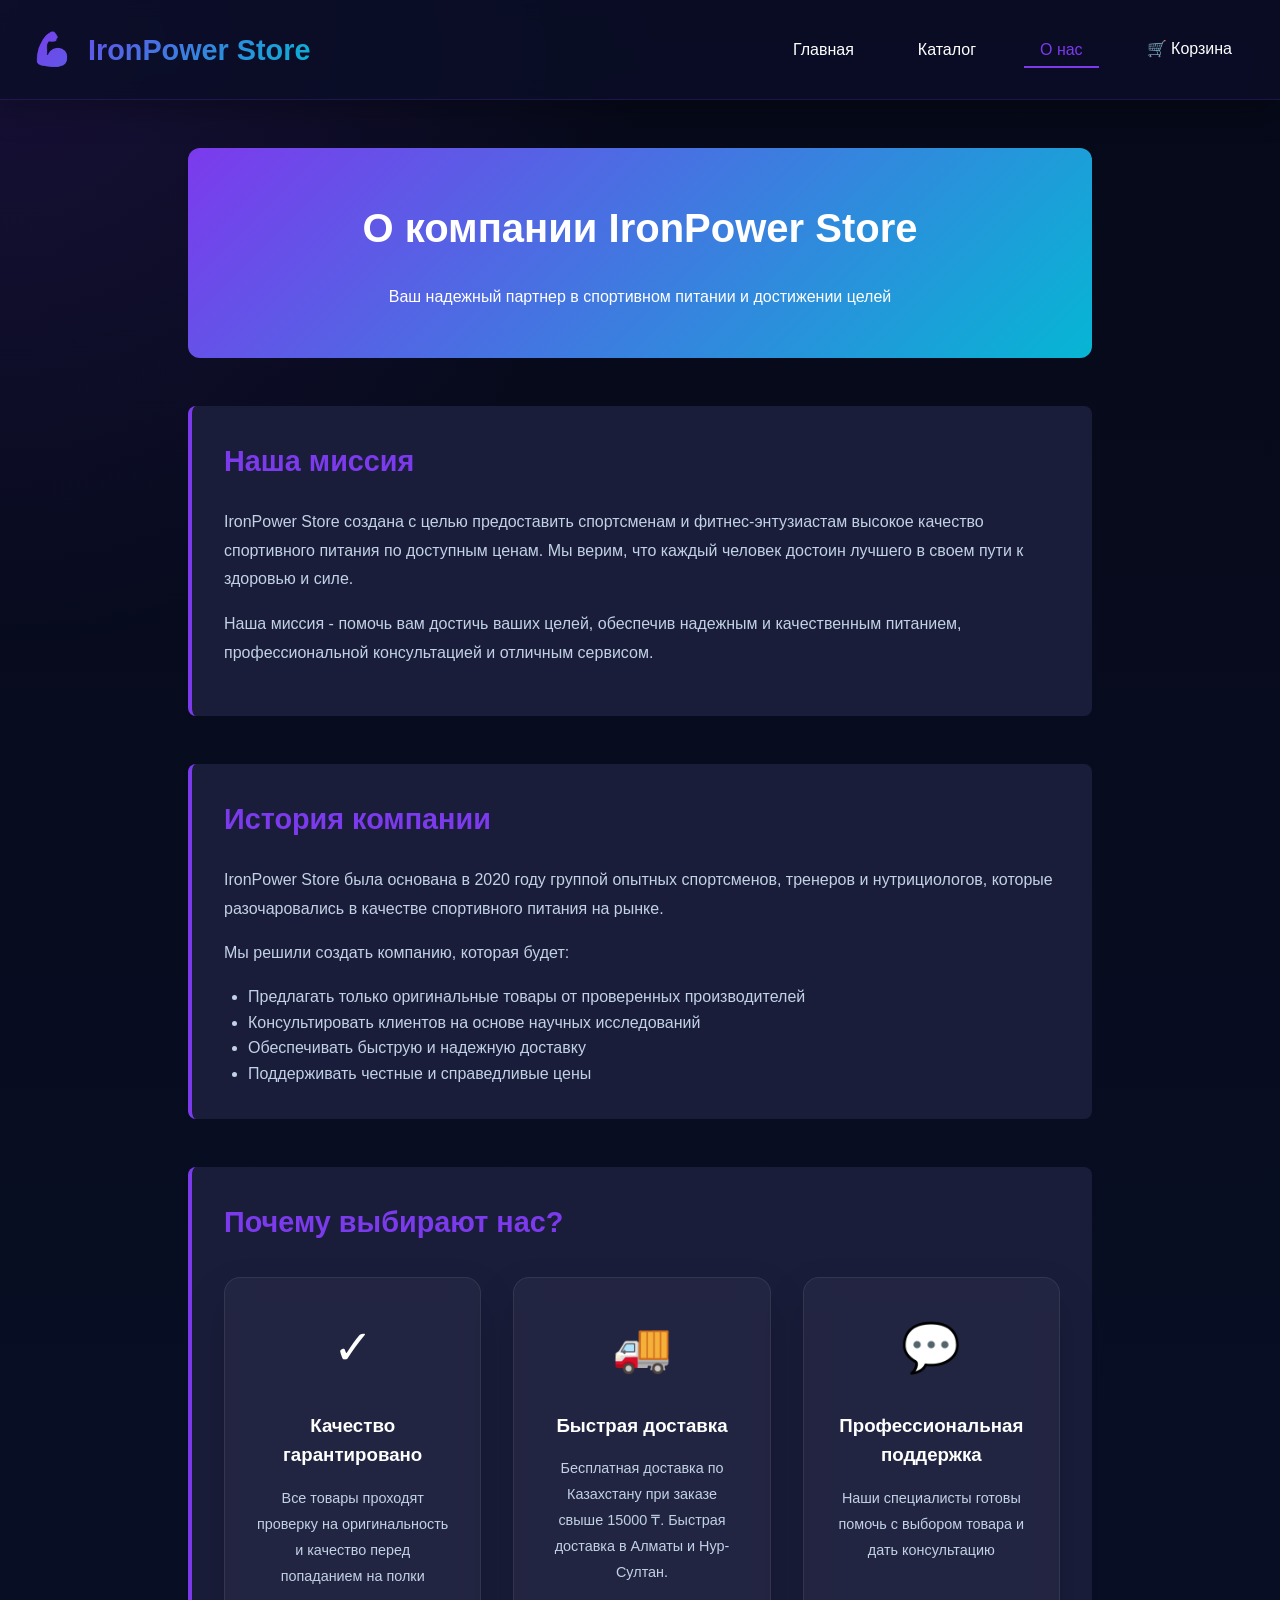
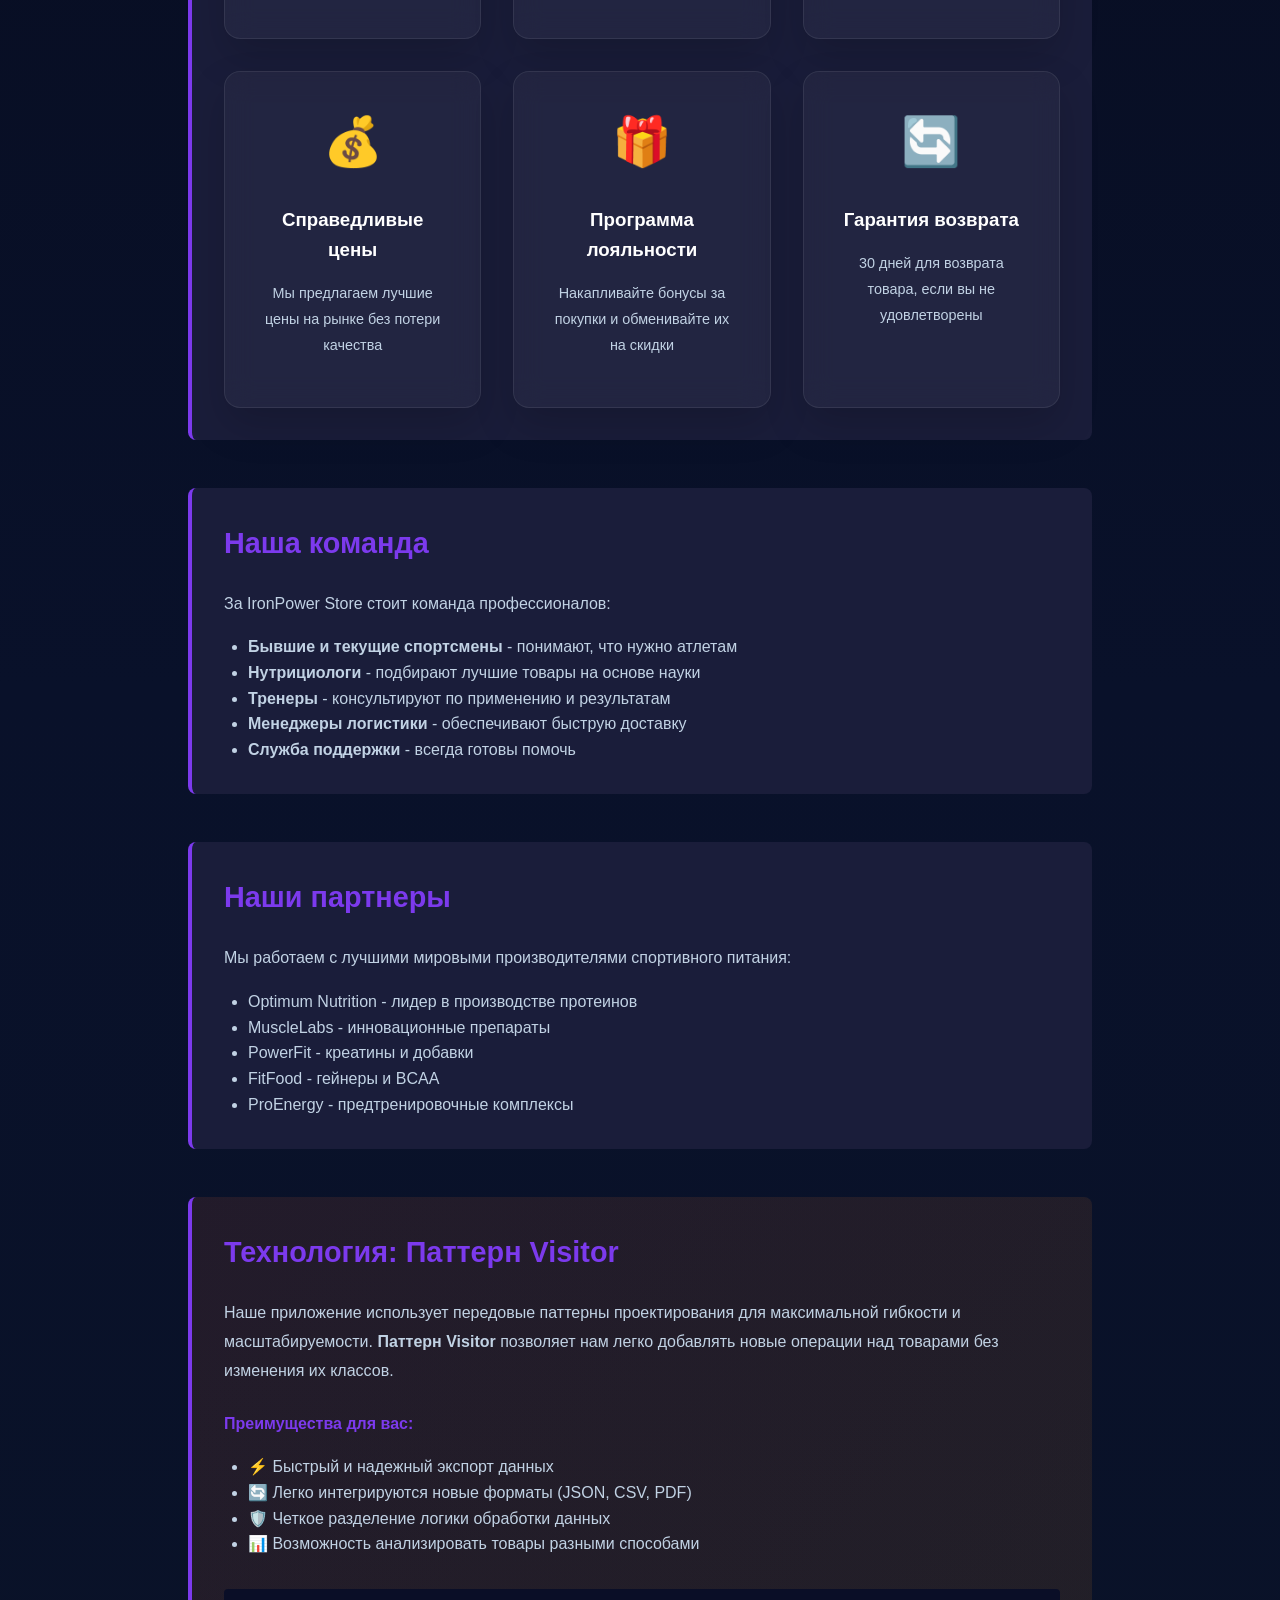
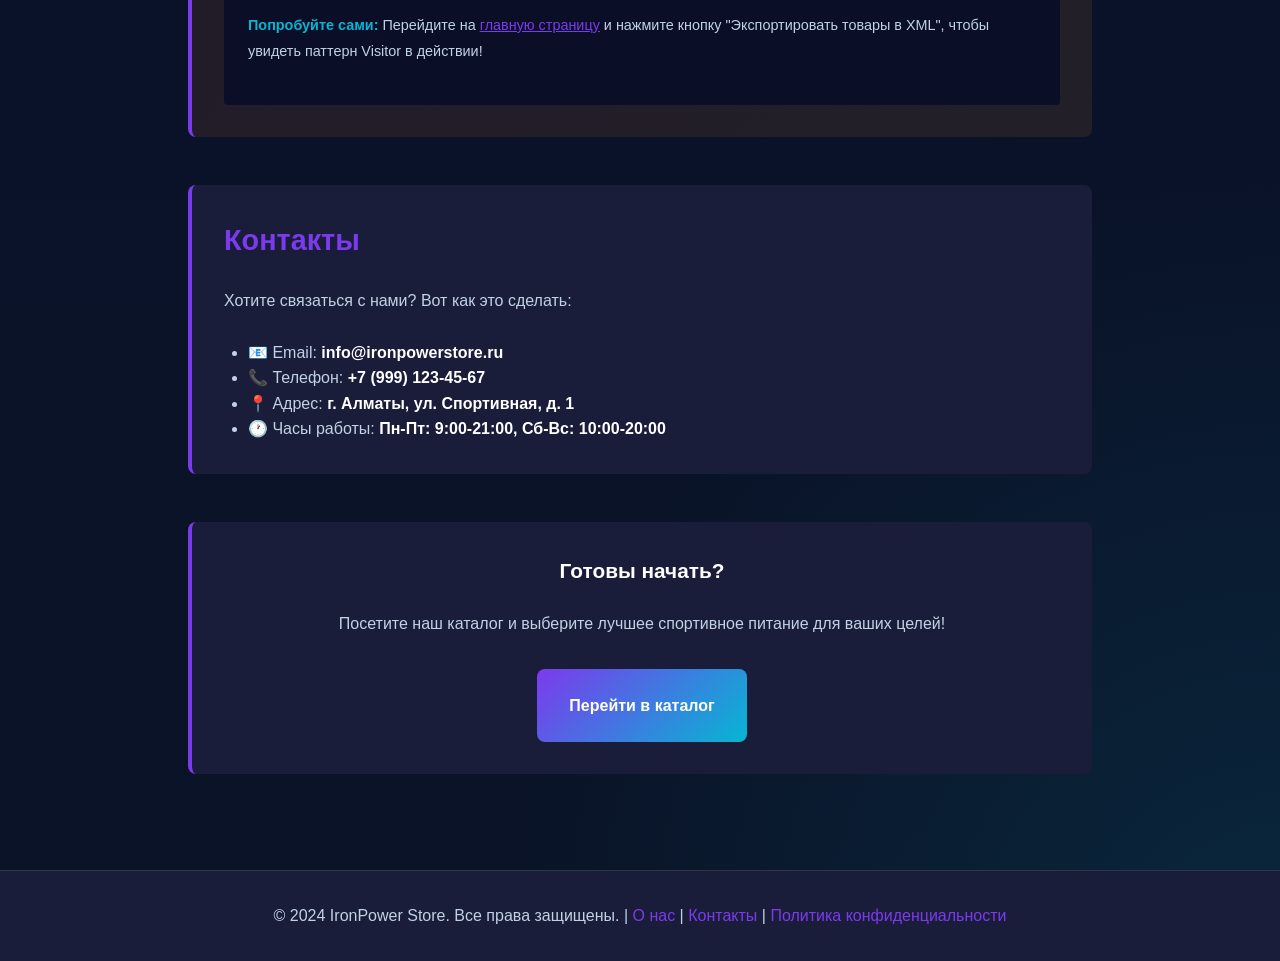
<file: about.html>
<!DOCTYPE html>
<html lang="ru">
<head>
  <meta charset="UTF-8">
  <meta name="viewport" content="width=device-width, initial-scale=1.0">
  <title>О нас - IronPower Store</title>
  <link rel="stylesheet" href="css/style.css">
</head>
<body>
  <!-- ===== HEADER ===== -->
  <header>
    <nav>
      <a href="index.html" class="logo">
        <span class="logo-icon">💪</span>
        <span>IronPower Store</span>
      </a>

      <ul class="nav-links">
        <li><a href="index.html">Главная</a></li>
        <li><a href="catalog.html">Каталог</a></li>
        <li><a href="about.html" class="active">О нас</a></li>
        <li>
          <a href="cart.html" class="cart-link">
            🛒 Корзина
            <span class="cart-counter">0</span>
          </a>
        </li>
      </ul>
    </nav>
  </header>

  <!-- ===== О НАС ===== -->
  <main>
    <section class="about-container">
      <div class="about-hero">
        <h1>О компании IronPower Store</h1>
        <p>Ваш надежный партнер в спортивном питании и достижении целей</p>
      </div>

      <div class="about-section">
        <h2>Наша миссия</h2>
        <p>
          IronPower Store создана с целью предоставить спортсменам и фитнес-энтузиастам 
          высокое качество спортивного питания по доступным ценам. Мы верим, что каждый 
          человек достоин лучшего в своем пути к здоровью и силе.
        </p>
        <p>
          Наша миссия - помочь вам достичь ваших целей, обеспечив надежным и качественным 
          питанием, профессиональной консультацией и отличным сервисом.
        </p>
      </div>

      <div class="about-section">
        <h2>История компании</h2>
        <p>
          IronPower Store была основана в 2020 году группой опытных спортсменов, тренеров 
          и нутрициологов, которые разочаровались в качестве спортивного питания на рынке.
        </p>
        <p>
          Мы решили создать компанию, которая будет:
        </p>
        <ul style="margin-left: 1.5rem; color: var(--text-secondary);">
          <li>Предлагать только оригинальные товары от проверенных производителей</li>
          <li>Консультировать клиентов на основе научных исследований</li>
          <li>Обеспечивать быструю и надежную доставку</li>
          <li>Поддерживать честные и справедливые цены</li>
        </ul>
      </div>

      <div class="about-section">
        <h2>Почему выбирают нас?</h2>

        <div class="features-grid">
          <div class="feature-card">
            <div class="feature-icon">✓</div>
            <h3>Качество гарантировано</h3>
            <p>Все товары проходят проверку на оригинальность и качество перед попаданием на полки</p>
          </div>

          <div class="feature-card">
            <div class="feature-icon">🚚</div>
            <h3>Быстрая доставка</h3>
            <p>Бесплатная доставка по Казахстану при заказе свыше 15000 ₸. Быстрая доставка в Алматы и Нур-Султан.</p>
          </div>

          <div class="feature-card">
            <div class="feature-icon">💬</div>
            <h3>Профессиональная поддержка</h3>
            <p>Наши специалисты готовы помочь с выбором товара и дать консультацию</p>
          </div>

          <div class="feature-card">
            <div class="feature-icon">💰</div>
            <h3>Справедливые цены</h3>
            <p>Мы предлагаем лучшие цены на рынке без потери качества</p>
          </div>

          <div class="feature-card">
            <div class="feature-icon">🎁</div>
            <h3>Программа лояльности</h3>
            <p>Накапливайте бонусы за покупки и обменивайте их на скидки</p>
          </div>

          <div class="feature-card">
            <div class="feature-icon">🔄</div>
            <h3>Гарантия возврата</h3>
            <p>30 дней для возврата товара, если вы не удовлетворены</p>
          </div>
        </div>
      </div>

      <div class="about-section">
        <h2>Наша команда</h2>
        <p>
          За IronPower Store стоит команда профессионалов:
        </p>
        <ul style="margin-left: 1.5rem; color: var(--text-secondary);">
          <li><strong>Бывшие и текущие спортсмены</strong> - понимают, что нужно атлетам</li>
          <li><strong>Нутрициологи</strong> - подбирают лучшие товары на основе науки</li>
          <li><strong>Тренеры</strong> - консультируют по применению и результатам</li>
          <li><strong>Менеджеры логистики</strong> - обеспечивают быструю доставку</li>
          <li><strong>Служба поддержки</strong> - всегда готовы помочь</li>
        </ul>
      </div>

      <div class="about-section">
        <h2>Наши партнеры</h2>
        <p>
          Мы работаем с лучшими мировыми производителями спортивного питания:
        </p>
        <ul style="margin-left: 1.5rem; color: var(--text-secondary);">
          <li>Optimum Nutrition - лидер в производстве протеинов</li>
          <li>MuscleLabs - инновационные препараты</li>
          <li>PowerFit - креатины и добавки</li>
          <li>FitFood - гейнеры и BCAA</li>
          <li>ProEnergy - предтренировочные комплексы</li>
        </ul>
      </div>

      <div class="about-section" style="background: linear-gradient(135deg, rgba(255, 107, 53, 0.1), rgba(247, 147, 30, 0.1));">
        <h2>Технология: Паттерн Visitor</h2>
        <p>
          Наше приложение использует передовые паттерны проектирования для максимальной гибкости 
          и масштабируемости. <strong>Паттерн Visitor</strong> позволяет нам легко добавлять новые 
          операции над товарами без изменения их классов.
        </p>
        <p style="margin-top: var(--spacing-md);">
          <strong style="color: var(--primary-color);">Преимущества для вас:</strong>
        </p>
        <ul style="margin-left: 1.5rem; color: var(--text-secondary);">
          <li>⚡ Быстрый и надежный экспорт данных</li>
          <li>🔄 Легко интегрируются новые форматы (JSON, CSV, PDF)</li>
          <li>🛡️ Четкое разделение логики обработки данных</li>
          <li>📊 Возможность анализировать товары разными способами</li>
        </ul>

        <div style="margin-top: var(--spacing-lg); padding: var(--spacing-md); background-color: var(--dark-bg); border-radius: 0.25rem;">
          <p style="color: var(--text-secondary); font-size: 0.9rem;">
            <strong style="color: var(--accent-color);">Попробуйте сами:</strong> Перейдите на 
            <a href="index.html" style="color: var(--primary-color); text-decoration: underline;">главную страницу</a> 
            и нажмите кнопку "Экспортировать товары в XML", чтобы увидеть паттерн Visitor в действии!
          </p>
        </div>
      </div>

      <div class="about-section">
        <h2>Контакты</h2>
        <p style="margin-bottom: var(--spacing-md);">
          Хотите связаться с нами? Вот как это сделать:
        </p>
        <ul style="margin-left: 1.5rem; color: var(--text-secondary);">
          <li>📧 Email: <strong style="color: var(--text-primary);">info@ironpowerstore.ru</strong></li>
          <li>📞 Телефон: <strong style="color: var(--text-primary);">+7 (999) 123-45-67</strong></li>
          <li>📍 Адрес: <strong style="color: var(--text-primary);">г. Алматы, ул. Спортивная, д. 1</strong></li>
          <li>🕐 Часы работы: <strong style="color: var(--text-primary);">Пн-Пт: 9:00-21:00, Сб-Вс: 10:00-20:00</strong></li>
        </ul>
      </div>

      <div style="text-align: center; margin-top: var(--spacing-xl); padding: var(--spacing-lg); background-color: var(--card-bg); border-radius: 0.5rem; border-left: 4px solid var(--primary-color);">
        <h3 style="margin-bottom: var(--spacing-md); font-size: 1.3rem;">Готовы начать?</h3>
        <p style="color: var(--text-secondary); margin-bottom: var(--spacing-lg);">
          Посетите наш каталог и выберите лучшее спортивное питание для ваших целей!
        </p>
        <a href="catalog.html" class="btn btn-primary" style="padding: var(--spacing-md) var(--spacing-lg); font-size: 1rem;">
          Перейти в каталог
        </a>
      </div>
    </section>
  </main>

  <!-- ===== FOOTER ===== -->
  <footer>
    <p>&copy; 2024 IronPower Store. Все права защищены. | 
      <a href="about.html">О нас</a> | 
      <a href="#">Контакты</a> | 
      <a href="#">Политика конфиденциальности</a>
    </p>
  </footer>

  <!-- СКРИПТЫ -->
  <script src="js/products.js"></script>
  <script src="js/visitor.js"></script>
  <script src="js/cart.js"></script>
  <script src="js/app.js"></script>
</body>
</html>
</file>
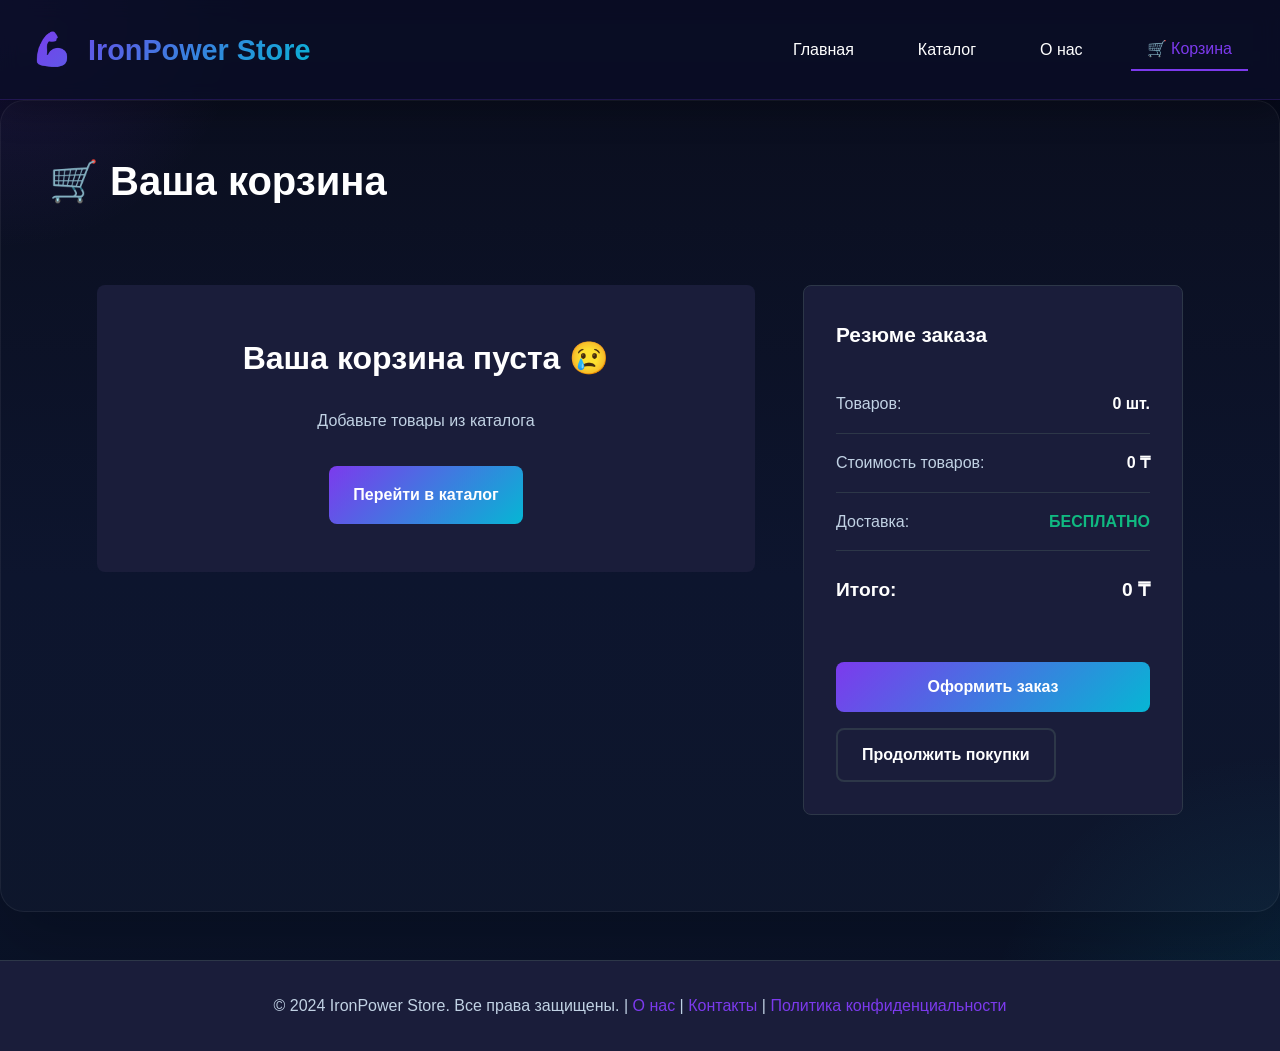
<file: cart.html>
<!DOCTYPE html>
<html lang="ru">
<head>
  <meta charset="UTF-8">
  <meta name="viewport" content="width=device-width, initial-scale=1.0">
  <title>Корзина - IronPower Store</title>
  <link rel="stylesheet" href="css/style.css">
</head>
<body>
  <!-- ===== HEADER ===== -->
  <header>
    <nav>
      <a href="index.html" class="logo">
        <span class="logo-icon">💪</span>
        <span>IronPower Store</span>
      </a>

      <ul class="nav-links">
        <li><a href="index.html">Главная</a></li>
        <li><a href="catalog.html">Каталог</a></li>
        <li><a href="about.html">О нас</a></li>
        <li>
          <a href="cart.html" class="cart-link active">
            🛒 Корзина
            <span class="cart-counter">0</span>
          </a>
        </li>
      </ul>
    </nav>
  </header>

  <!-- ===== КОРЗИНА ===== -->
  <main>
    <section class="catalog-section">
      <h2 class="section-title">🛒 Ваша корзина</h2>

      <div class="cart-container">
        <div class="cart-items-container">
          <!-- Будет загружено через JavaScript -->
        </div>

        <div class="order-summary">
          <!-- Будет загружено через JavaScript -->
        </div>
      </div>
    </section>
  </main>

  <!-- ===== FOOTER ===== -->
  <footer>
    <p>&copy; 2024 IronPower Store. Все права защищены. | 
      <a href="about.html">О нас</a> | 
      <a href="#">Контакты</a> | 
      <a href="#">Политика конфиденциальности</a>
    </p>
  </footer>

  <!-- СКРИПТЫ -->
  <script src="js/products.js"></script>
  <script src="js/visitor.js"></script>
  <script src="js/cart.js"></script>
  <script src="js/app.js"></script>
</body>
</html>
</file>
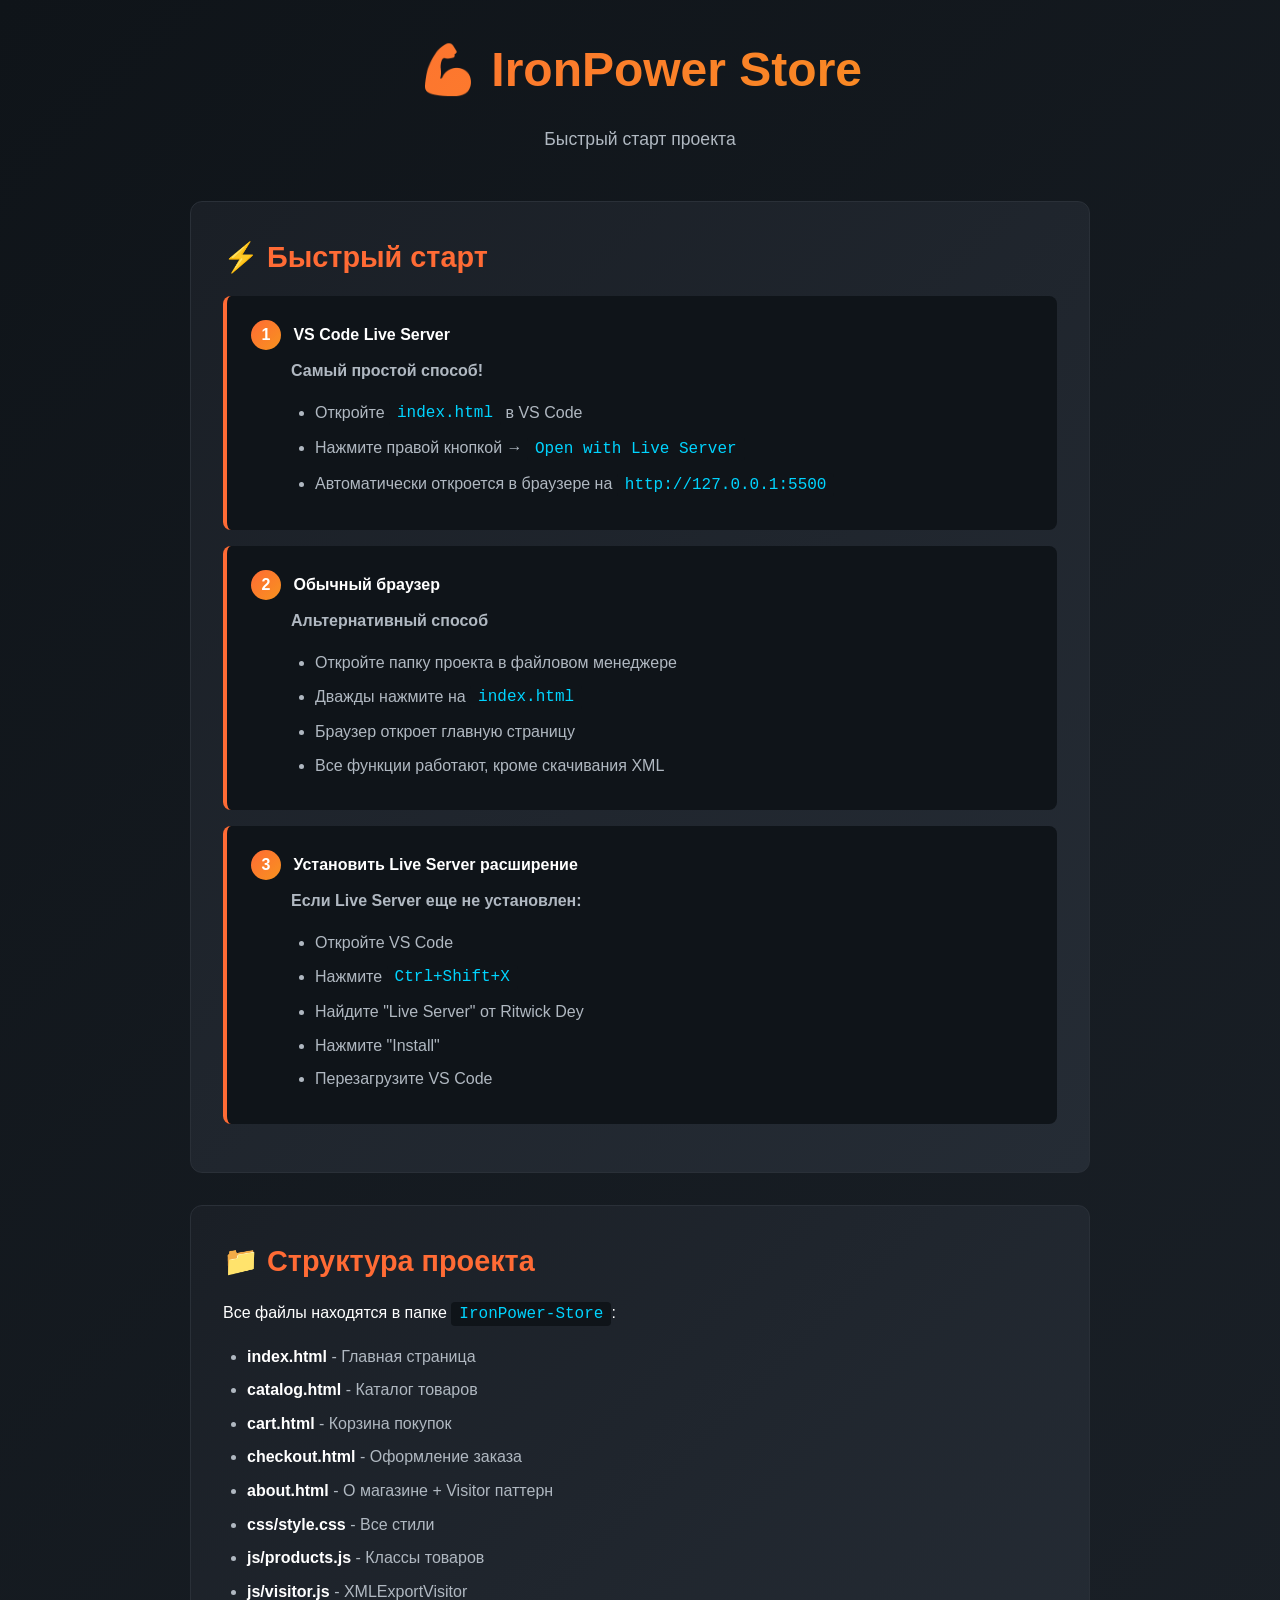
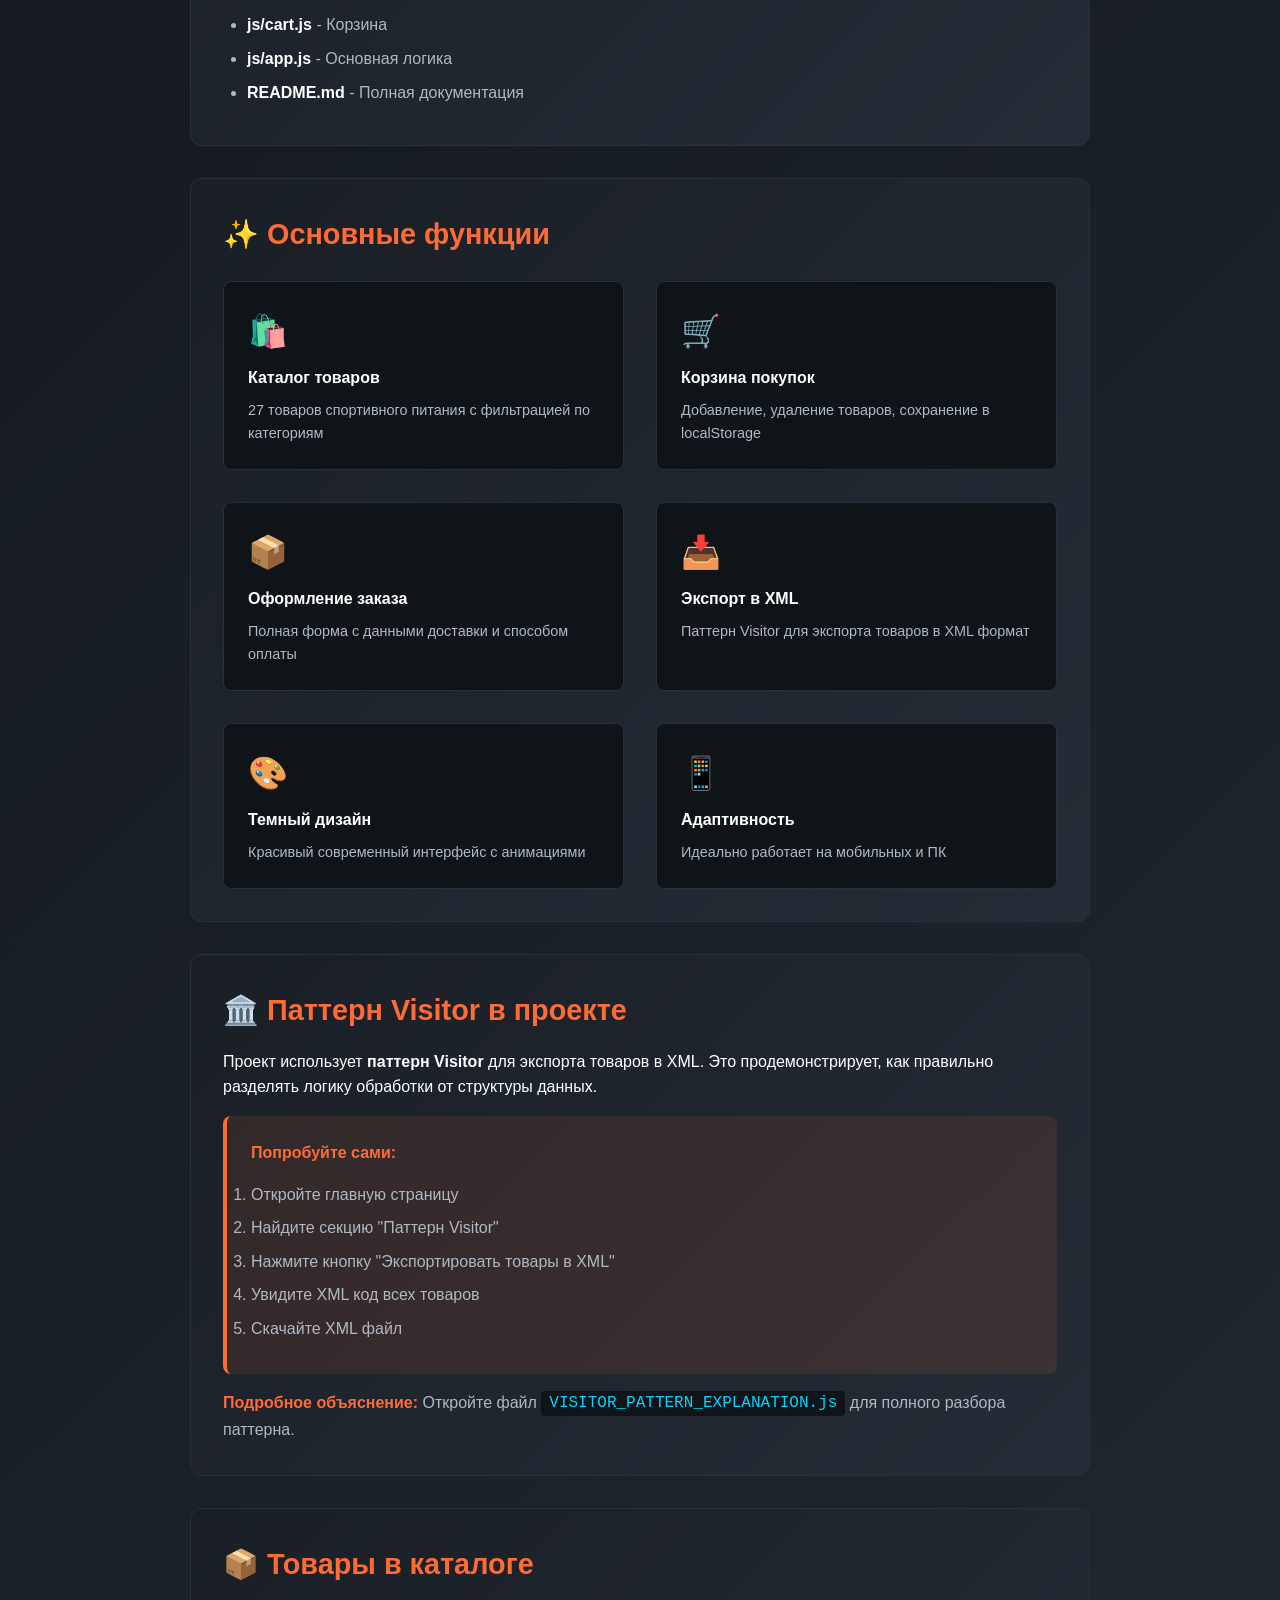
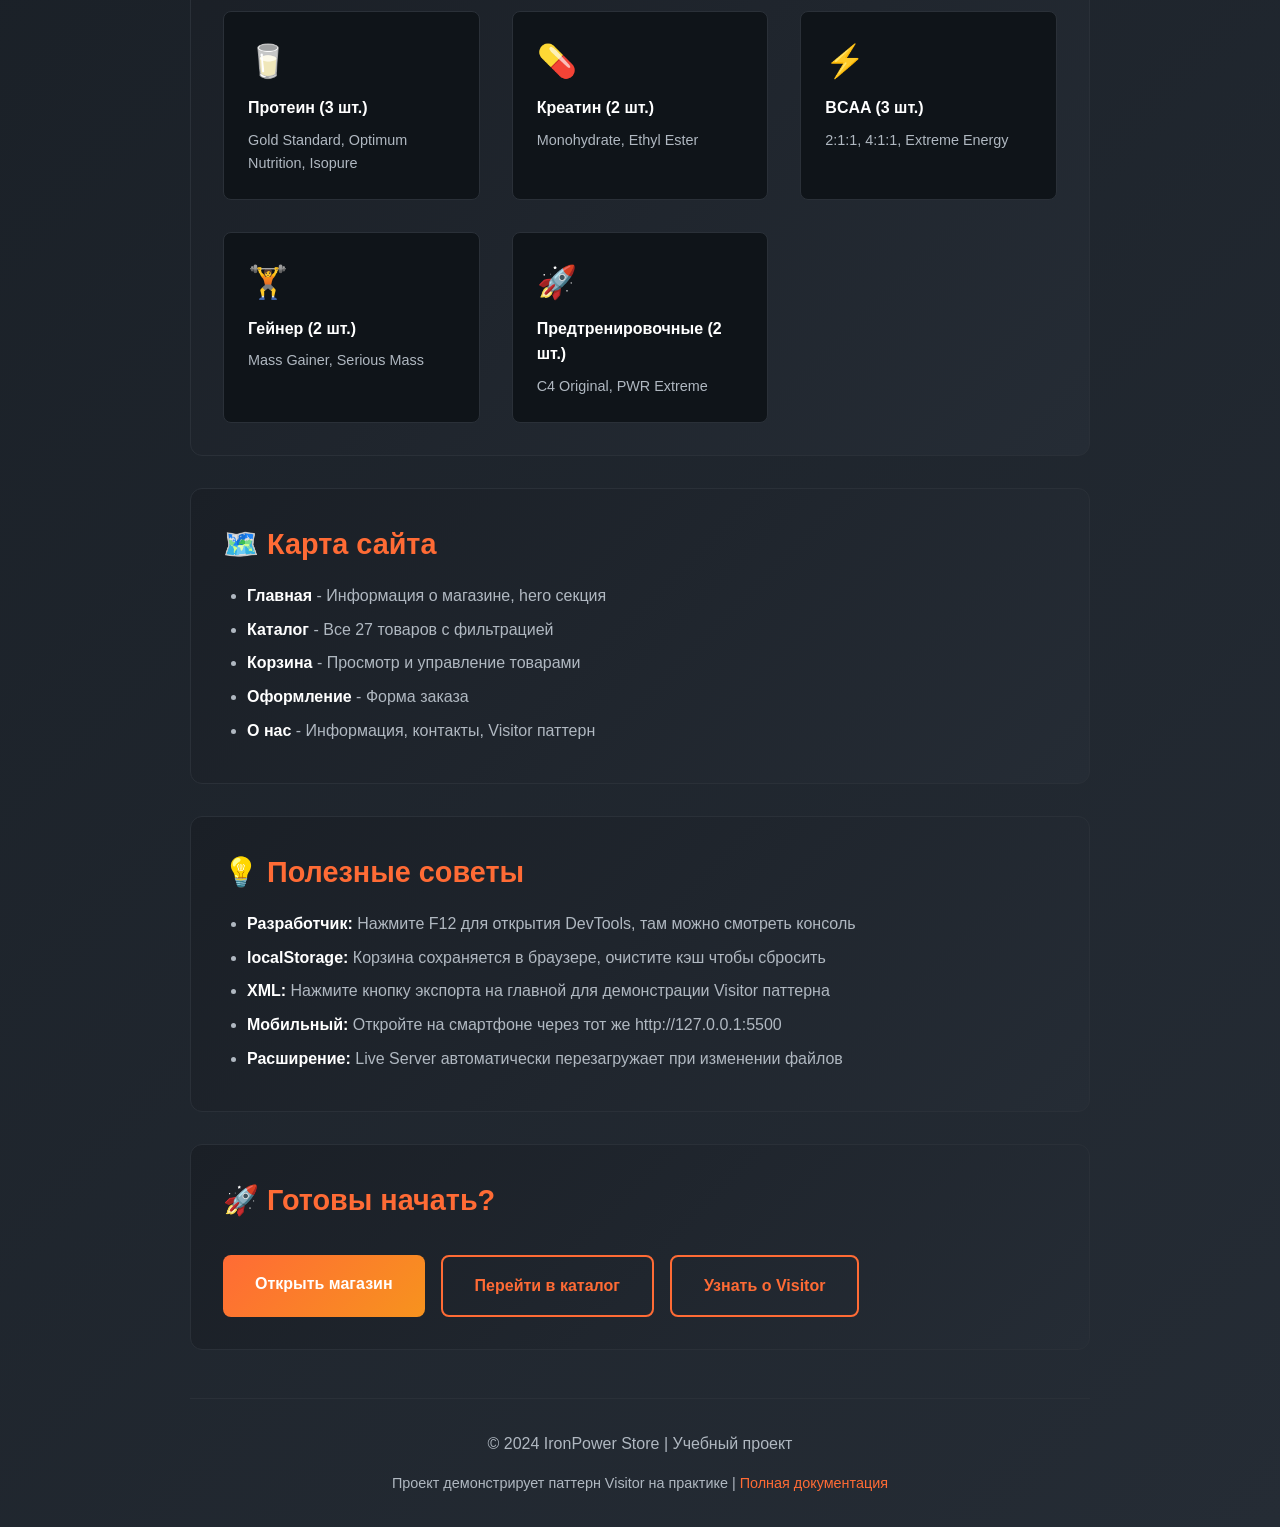
<file: QUICKSTART.html>
<!DOCTYPE html>
<html lang="ru">
<head>
  <meta charset="UTF-8">
  <meta name="viewport" content="width=device-width, initial-scale=1.0">
  <title>Быстрый старт - IronPower Store</title>
  <style>
    * {
      margin: 0;
      padding: 0;
      box-sizing: border-box;
    }

    body {
      font-family: 'Segoe UI', Tahoma, Geneva, Verdana, sans-serif;
      background: linear-gradient(135deg, #0f1419 0%, #252c35 100%);
      color: #ffffff;
      line-height: 1.6;
      padding: 2rem;
    }

    .container {
      max-width: 900px;
      margin: 0 auto;
    }

    header {
      text-align: center;
      margin-bottom: 3rem;
    }

    h1 {
      font-size: 3rem;
      background: linear-gradient(135deg, #ff6b35, #f7931e);
      -webkit-background-clip: text;
      -webkit-text-fill-color: transparent;
      background-clip: text;
      margin-bottom: 1rem;
    }

    .subtitle {
      color: #b0b8c1;
      font-size: 1.1rem;
    }

    section {
      background: linear-gradient(135deg, #1a1f26, #252c35);
      padding: 2rem;
      border-radius: 0.75rem;
      margin-bottom: 2rem;
      border: 1px solid #2a3038;
    }

    h2 {
      font-size: 1.8rem;
      color: #ff6b35;
      margin-bottom: 1rem;
      display: flex;
      align-items: center;
      gap: 0.5rem;
    }

    .step {
      background: #0f1419;
      padding: 1.5rem;
      border-radius: 0.5rem;
      margin-bottom: 1rem;
      border-left: 4px solid #ff6b35;
    }

    .step-number {
      display: inline-block;
      width: 30px;
      height: 30px;
      background: linear-gradient(135deg, #ff6b35, #f7931e);
      border-radius: 50%;
      color: white;
      text-align: center;
      line-height: 30px;
      font-weight: bold;
      margin-right: 0.5rem;
    }

    .step-title {
      font-weight: 600;
      margin-bottom: 0.5rem;
    }

    .step-content {
      color: #b0b8c1;
      margin-left: 2.5rem;
    }

    code {
      background: #0f1419;
      padding: 0.2rem 0.5rem;
      border-radius: 0.25rem;
      color: #00d4ff;
      font-family: 'Courier New', monospace;
    }

    .btn-group {
      display: flex;
      gap: 1rem;
      flex-wrap: wrap;
      margin-top: 2rem;
    }

    .btn {
      padding: 1rem 2rem;
      border: none;
      border-radius: 0.5rem;
      cursor: pointer;
      font-size: 1rem;
      font-weight: 600;
      transition: all 0.3s ease;
      text-decoration: none;
      display: inline-block;
    }

    .btn-primary {
      background: linear-gradient(135deg, #ff6b35, #f7931e);
      color: white;
    }

    .btn-primary:hover {
      transform: translateY(-2px);
      box-shadow: 0 10px 25px rgba(255, 107, 53, 0.3);
    }

    .btn-secondary {
      background: transparent;
      color: #ff6b35;
      border: 2px solid #ff6b35;
    }

    .btn-secondary:hover {
      background: #ff6b35;
      color: white;
    }

    .feature {
      display: grid;
      grid-template-columns: 1fr 1fr;
      gap: 2rem;
      margin-top: 1.5rem;
    }

    .feature-item {
      background: #0f1419;
      padding: 1.5rem;
      border-radius: 0.5rem;
      border: 1px solid #2a3038;
    }

    .feature-icon {
      font-size: 2rem;
      margin-bottom: 0.5rem;
    }

    .feature-title {
      font-weight: 600;
      margin-bottom: 0.5rem;
    }

    .feature-desc {
      color: #b0b8c1;
      font-size: 0.9rem;
    }

    .highlight {
      background: rgba(255, 107, 53, 0.1);
      padding: 1.5rem;
      border-radius: 0.5rem;
      border-left: 4px solid #ff6b35;
      margin-top: 1rem;
    }

    .highlight strong {
      color: #ff6b35;
    }

    ul {
      margin-left: 1.5rem;
      margin-top: 1rem;
    }

    li {
      margin-bottom: 0.5rem;
      color: #b0b8c1;
    }

    li strong {
      color: #ffffff;
    }

    footer {
      text-align: center;
      color: #b0b8c1;
      margin-top: 3rem;
      padding-top: 2rem;
      border-top: 1px solid #2a3038;
    }

    @media (max-width: 768px) {
      h1 {
        font-size: 2rem;
      }

      .feature {
        grid-template-columns: 1fr;
      }

      body {
        padding: 1rem;
      }
    }
  </style>
</head>
<body>
  <div class="container">
    <!-- HEADER -->
    <header>
      <h1>💪 IronPower Store</h1>
      <p class="subtitle">Быстрый старт проекта</p>
    </header>

    <!-- БЫСТРЫЙ СТАРТ -->
    <section>
      <h2>⚡ Быстрый старт</h2>

      <div class="step">
        <div class="step-title">
          <span class="step-number">1</span>
          VS Code Live Server
        </div>
        <div class="step-content">
          <p><strong>Самый простой способ!</strong></p>
          <ul>
            <li>Откройте <code>index.html</code> в VS Code</li>
            <li>Нажмите правой кнопкой → <code>Open with Live Server</code></li>
            <li>Автоматически откроется в браузере на <code>http://127.0.0.1:5500</code></li>
          </ul>
        </div>
      </div>

      <div class="step">
        <div class="step-title">
          <span class="step-number">2</span>
          Обычный браузер
        </div>
        <div class="step-content">
          <p><strong>Альтернативный способ</strong></p>
          <ul>
            <li>Откройте папку проекта в файловом менеджере</li>
            <li>Дважды нажмите на <code>index.html</code></li>
            <li>Браузер откроет главную страницу</li>
            <li>Все функции работают, кроме скачивания XML</li>
          </ul>
        </div>
      </div>

      <div class="step">
        <div class="step-title">
          <span class="step-number">3</span>
          Установить Live Server расширение
        </div>
        <div class="step-content">
          <p><strong>Если Live Server еще не установлен:</strong></p>
          <ul>
            <li>Откройте VS Code</li>
            <li>Нажмите <code>Ctrl+Shift+X</code></li>
            <li>Найдите "Live Server" от Ritwick Dey</li>
            <li>Нажмите "Install"</li>
            <li>Перезагрузите VS Code</li>
          </ul>
        </div>
      </div>
    </section>

    <!-- СТРУКТУРА ПРОЕКТА -->
    <section>
      <h2>📁 Структура проекта</h2>
      <p style="margin-bottom: 1rem;">Все файлы находятся в папке <code>IronPower-Store</code>:</p>
      
      <ul>
        <li><strong>index.html</strong> - Главная страница</li>
        <li><strong>catalog.html</strong> - Каталог товаров</li>
        <li><strong>cart.html</strong> - Корзина покупок</li>
        <li><strong>checkout.html</strong> - Оформление заказа</li>
        <li><strong>about.html</strong> - О магазине + Visitor паттерн</li>
        <li><strong>css/style.css</strong> - Все стили</li>
        <li><strong>js/products.js</strong> - Классы товаров</li>
        <li><strong>js/visitor.js</strong> - XMLExportVisitor</li>
        <li><strong>js/cart.js</strong> - Корзина</li>
        <li><strong>js/app.js</strong> - Основная логика</li>
        <li><strong>README.md</strong> - Полная документация</li>
      </ul>
    </section>

    <!-- ОСНОВНЫЕ ФУНКЦИИ -->
    <section>
      <h2>✨ Основные функции</h2>

      <div class="feature">
        <div class="feature-item">
          <div class="feature-icon">🛍️</div>
          <div class="feature-title">Каталог товаров</div>
          <div class="feature-desc">27 товаров спортивного питания с фильтрацией по категориям</div>
        </div>

        <div class="feature-item">
          <div class="feature-icon">🛒</div>
          <div class="feature-title">Корзина покупок</div>
          <div class="feature-desc">Добавление, удаление товаров, сохранение в localStorage</div>
        </div>

        <div class="feature-item">
          <div class="feature-icon">📦</div>
          <div class="feature-title">Оформление заказа</div>
          <div class="feature-desc">Полная форма с данными доставки и способом оплаты</div>
        </div>

        <div class="feature-item">
          <div class="feature-icon">📥</div>
          <div class="feature-title">Экспорт в XML</div>
          <div class="feature-desc">Паттерн Visitor для экспорта товаров в XML формат</div>
        </div>

        <div class="feature-item">
          <div class="feature-icon">🎨</div>
          <div class="feature-title">Темный дизайн</div>
          <div class="feature-desc">Красивый современный интерфейс с анимациями</div>
        </div>

        <div class="feature-item">
          <div class="feature-icon">📱</div>
          <div class="feature-title">Адаптивность</div>
          <div class="feature-desc">Идеально работает на мобильных и ПК</div>
        </div>
      </div>
    </section>

    <!-- ПАТТЕРН VISITOR -->
    <section>
      <h2>🏛️ Паттерн Visitor в проекте</h2>

      <p style="margin-bottom: 1rem;">
        Проект использует <strong>паттерн Visitor</strong> для экспорта товаров в XML.
        Это продемонстрирует, как правильно разделять логику обработки от структуры данных.
      </p>

      <div class="highlight">
        <strong>Попробуйте сами:</strong>
        <ol style="margin-top: 1rem;">
          <li>Откройте главную страницу</li>
          <li>Найдите секцию "Паттерн Visitor"</li>
          <li>Нажмите кнопку "Экспортировать товары в XML"</li>
          <li>Увидите XML код всех товаров</li>
          <li>Скачайте XML файл</li>
        </ol>
      </div>

      <p style="margin-top: 1rem; color: #b0b8c1;">
        <strong style="color: #ff6b35;">Подробное объяснение:</strong> 
        Откройте файл <code>VISITOR_PATTERN_EXPLANATION.js</code> 
        для полного разбора паттерна.
      </p>
    </section>

    <!-- ТОВАРЫ В КАТАЛОГЕ -->
    <section>
      <h2>📦 Товары в каталоге</h2>

      <div class="feature" style="grid-template-columns: 1fr 1fr 1fr;">
        <div class="feature-item">
          <div class="feature-icon">🥛</div>
          <div class="feature-title">Протеин (3 шт.)</div>
          <div class="feature-desc">Gold Standard, Optimum Nutrition, Isopure</div>
        </div>

        <div class="feature-item">
          <div class="feature-icon">💊</div>
          <div class="feature-title">Креатин (2 шт.)</div>
          <div class="feature-desc">Monohydrate, Ethyl Ester</div>
        </div>

        <div class="feature-item">
          <div class="feature-icon">⚡</div>
          <div class="feature-title">BCAA (3 шт.)</div>
          <div class="feature-desc">2:1:1, 4:1:1, Extreme Energy</div>
        </div>

        <div class="feature-item">
          <div class="feature-icon">🏋️</div>
          <div class="feature-title">Гейнер (2 шт.)</div>
          <div class="feature-desc">Mass Gainer, Serious Mass</div>
        </div>

        <div class="feature-item">
          <div class="feature-icon">🚀</div>
          <div class="feature-title">Предтренировочные (2 шт.)</div>
          <div class="feature-desc">C4 Original, PWR Extreme</div>
        </div>
      </div>
    </section>

    <!-- НАВИГАЦИЯ -->
    <section>
      <h2>🗺️ Карта сайта</h2>

      <ul>
        <li><a href="index.html" style="color: #ff6b35; text-decoration: none;"><strong>Главная</strong></a> - Информация о магазине, hero секция</li>
        <li><a href="catalog.html" style="color: #7c3aed; text-decoration: none;"><strong>Каталог</strong></a> - Все 27 товаров с фильтрацией</li>
        <li><a href="cart.html" style="color: #ff6b35; text-decoration: none;"><strong>Корзина</strong></a> - Просмотр и управление товарами</li>
        <li><a href="checkout.html" style="color: #ff6b35; text-decoration: none;"><strong>Оформление</strong></a> - Форма заказа</li>
        <li><a href="about.html" style="color: #ff6b35; text-decoration: none;"><strong>О нас</strong></a> - Информация, контакты, Visitor паттерн</li>
      </ul>
    </section>

    <!-- СОВЕТЫ -->
    <section>
      <h2>💡 Полезные советы</h2>

      <ul>
        <li><strong>Разработчик:</strong> Нажмите F12 для открытия DevTools, там можно смотреть консоль</li>
        <li><strong>localStorage:</strong> Корзина сохраняется в браузере, очистите кэш чтобы сбросить</li>
        <li><strong>XML:</strong> Нажмите кнопку экспорта на главной для демонстрации Visitor паттерна</li>
        <li><strong>Мобильный:</strong> Откройте на смартфоне через тот же http://127.0.0.1:5500</li>
        <li><strong>Расширение:</strong> Live Server автоматически перезагружает при изменении файлов</li>
      </ul>
    </section>

    <!-- ДЕЙСТВИЯ -->
    <section style="text-align: center;">
      <h2>🚀 Готовы начать?</h2>

      <div class="btn-group">
        <a href="index.html" class="btn btn-primary">Открыть магазин</a>
        <a href="catalog.html" class="btn btn-secondary">Перейти в каталог</a>
        <a href="about.html" class="btn btn-secondary">Узнать о Visitor</a>
      </div>
    </section>

    <!-- FOOTER -->
    <footer>
      <p>&copy; 2024 IronPower Store | Учебный проект</p>
      <p style="margin-top: 1rem; font-size: 0.9rem;">
        Проект демонстрирует паттерн Visitor на практике | 
        <a href="README.md" style="color: #ff6b35; text-decoration: none;">Полная документация</a>
      </p>
    </footer>
  </div>
</body>
</html>
</file>
<file: css/style.css>
/**
 * =====================================================
 * СТИЛИ IRONPOWER STORE
 * =====================================================
 * 
 * Современный темный дизайн с анимациями
 */

* {
  margin: 0;
  padding: 0;
  box-sizing: border-box;
}

:root {
  /* Основные цвета - современная палитра */
  --primary-color: #7c3aed;
  --secondary-color: #06b6d4;
  --dark-bg: #0a0e27;
  --card-bg: #1a1d3a;
  --text-primary: #ffffff;
  --text-secondary: #c1d2e4;
  --accent-color: #06b6d4;
  --border-color: #2d3748;
  --success-color: #10b981;
  --error-color: #ef4444;

  /* Размеры и отступы */
  --spacing-xs: 0.5rem;
  --spacing-sm: 1rem;
  --spacing-md: 1.5rem;
  --spacing-lg: 2rem;
  --spacing-xl: 3rem;

  /* Переходы */
  --transition: all 0.3s ease;
}

/* ===== ОБЩИЕ СТИЛИ ===== */

body {
  font-family: 'Segoe UI', Tahoma, Geneva, Verdana, sans-serif;
  background: radial-gradient(circle at top left, rgba(124, 58, 237, 0.15), transparent 15%),
    radial-gradient(circle at bottom right, rgba(6, 182, 212, 0.12), transparent 18%),
    linear-gradient(180deg, #060918 0%, #09112a 55%, #0a1327 100%);
  color: var(--text-primary);
  line-height: 1.6;
  overflow-x: hidden;
}

html {
  scroll-behavior: smooth;
}

/* ===== HEADER ===== */

header {
  background: rgba(10, 14, 39, 0.8);
  backdrop-filter: blur(10px);
  border-bottom: 1px solid rgba(124, 58, 237, 0.2);
  position: sticky;
  top: 0;
  z-index: 1000;
  box-shadow: 0 8px 32px rgba(0, 0, 0, 0.3);
}

nav {
  display: flex;
  justify-content: space-between;
  align-items: center;
  padding: var(--spacing-md) var(--spacing-lg);
  max-width: 1400px;
  margin: 0 auto;
}

.logo {
  font-size: 1.8rem;
  font-weight: 900;
  background: linear-gradient(135deg, #7c3aed, #06b6d4);
  -webkit-background-clip: text;
  -webkit-text-fill-color: transparent;
  background-clip: text;
  text-decoration: none;
  display: flex;
  align-items: center;
  gap: var(--spacing-sm);
}

.logo-icon {
  font-size: 2rem;
  animation: pulse 2s ease-in-out infinite;
}

@keyframes pulse {
  0%, 100% {
    transform: scale(1);
  }
  50% {
    transform: scale(1.1);
  }
}

.nav-links {
  display: flex;
  gap: var(--spacing-lg);
  list-style: none;
  align-items: center;
}

.nav-links a {
  color: var(--text-primary);
  text-decoration: none;
  font-weight: 500;
  transition: var(--transition);
  padding: var(--spacing-xs) var(--spacing-sm);
  border-bottom: 2px solid transparent;
  position: relative;
}

.nav-links a:hover {
  color: var(--primary-color);
  border-bottom-color: var(--primary-color);
}

.nav-links a.active {
  color: var(--primary-color);
  border-bottom-color: var(--primary-color);
}

.cart-link {
  position: relative;
  display: flex;
  align-items: center;
}

.cart-counter {
  position: absolute;
  top: -8px;
  right: -8px;
  background-color: var(--primary-color);
  color: white;
  border-radius: 50%;
  width: 20px;
  height: 20px;
  display: flex;
  align-items: center;
  justify-content: center;
  font-size: 0.75rem;
  font-weight: bold;
}

/* ===== КНОПКИ ===== */

.btn {
  padding: var(--spacing-sm) var(--spacing-md);
  border: none;
  border-radius: 0.5rem;
  cursor: pointer;
  font-size: 1rem;
  font-weight: 600;
  transition: var(--transition);
  text-decoration: none;
  display: inline-block;
  text-align: center;
}

.btn-primary {
  background: linear-gradient(135deg, var(--primary-color), var(--secondary-color));
  color: white;
}

.btn-primary:hover {
  transform: translateY(-2px);
  box-shadow: 0 12px 28px rgba(124, 58, 237, 0.35);
}

.btn-secondary {
  background-color: var(--card-bg);
  color: var(--text-primary);
  border: 2px solid var(--border-color);
}

.btn-secondary:hover {
  border-color: var(--primary-color);
  color: var(--primary-color);
}

.btn-add-to-cart {
  background: linear-gradient(135deg, var(--primary-color), var(--secondary-color));
  color: white;
  border: none;
  padding: var(--spacing-sm) var(--spacing-md);
  border-radius: 0.5rem;
  cursor: pointer;
  font-weight: 600;
  transition: var(--transition);
  display: flex;
  align-items: center;
  gap: var(--spacing-xs);
  white-space: nowrap;
}

.btn-add-to-cart:hover {
  transform: translateY(-2px) scale(1.05);
  box-shadow: 0 8px 20px rgba(255, 107, 53, 0.4);
}

.btn-remove {
  background-color: transparent;
  color: var(--error-color);
  border: 2px solid var(--error-color);
  padding: var(--spacing-xs) var(--spacing-sm);
  border-radius: 50%;
  cursor: pointer;
  width: 36px;
  height: 36px;
  display: flex;
  align-items: center;
  justify-content: center;
  transition: var(--transition);
}

.btn-remove:hover {
  background-color: var(--error-color);
  color: white;
}

/* ===== ГЛАВНАЯ СТРАНИЦА ===== */

.hero {
  background: radial-gradient(circle at top left, rgba(124, 58, 237, 0.24), transparent 18%),
    radial-gradient(circle at top right, rgba(6, 182, 212, 0.18), transparent 16%),
    linear-gradient(135deg, rgba(13, 17, 40, 0.95), rgba(22, 29, 58, 0.98));
  min-height: 640px;
  display: flex;
  align-items: center;
  justify-content: center;
  position: relative;
  overflow: hidden;
  border-radius: 2rem;
  padding: var(--spacing-xl);
  margin: var(--spacing-xl) var(--spacing-lg);
  box-shadow: 0 40px 80px rgba(0, 0, 0, 0.3);
}

.hero::before {
  content: '';
  position: absolute;
  top: 10%;
  left: -5%;
  width: 220px;
  height: 220px;
  background: rgba(124, 58, 237, 0.15);
  filter: blur(80px);
  pointer-events: none;
}

.hero::after {
  content: '';
  position: absolute;
  bottom: 10%;
  right: -5%;
  width: 200px;
  height: 200px;
  background: rgba(6, 182, 212, 0.12);
  filter: blur(70px);
  pointer-events: none;
}

.hero-content {
  position: relative;
  z-index: 1;
  text-align: center;
  max-width: 800px;
  padding: var(--spacing-xl);
}

.hero-title {
  font-size: 4rem;
  font-weight: 900;
  margin-bottom: var(--spacing-md);
  background: linear-gradient(135deg, var(--primary-color), var(--secondary-color));
  -webkit-background-clip: text;
  -webkit-text-fill-color: transparent;
  background-clip: text;
  animation: slideInDown 0.8s ease;
}

@keyframes slideInDown {
  from {
    opacity: 0;
    transform: translateY(-30px);
  }
  to {
    opacity: 1;
    transform: translateY(0);
  }
}

.hero-subtitle {
  font-size: 1.3rem;
  color: var(--text-secondary);
  margin-bottom: var(--spacing-lg);
  animation: slideInUp 0.8s ease 0.2s both;
}

@keyframes slideInUp {
  from {
    opacity: 0;
    transform: translateY(30px);
  }
  to {
    opacity: 1;
    transform: translateY(0);
  }
}

.hero-buttons {
  display: flex;
  gap: var(--spacing-md);
  justify-content: center;
  flex-wrap: wrap;
  animation: fadeIn 0.8s ease 0.4s both;
}

@keyframes fadeIn {
  from {
    opacity: 0;
  }
  to {
    opacity: 1;
  }
}

.hero-buttons .btn {
  padding: var(--spacing-md) var(--spacing-lg);
  font-size: 1.1rem;
}

/* ===== КАТАЛОГ ТОВАРОВ ===== */

.catalog-section {
  max-width: 1400px;
  margin: 0 auto;
  padding: var(--spacing-xl);
  background: rgba(255, 255, 255, 0.02);
  border: 1px solid rgba(255, 255, 255, 0.06);
  border-radius: 1.5rem;
  box-shadow: 0 30px 70px rgba(0, 0, 0, 0.18);
}

.section-header {
  text-align: center;
  margin-bottom: var(--spacing-xl);
}

.section-title {
  font-size: 2.5rem;
  font-weight: 900;
  margin-bottom: var(--spacing-md);
}

.section-subtitle {
  color: var(--text-secondary);
  font-size: 1.1rem;
}

.catalog-grid {
  display: grid;
  grid-template-columns: repeat(auto-fill, minmax(280px, 1fr));
  gap: var(--spacing-lg);
}

/* ===== КАРТОЧКА ТОВАРА ===== */

.product-card {
  background: rgba(10, 14, 34, 0.88);
  border-radius: 1.25rem;
  overflow: hidden;
  transition: var(--transition);
  border: 1px solid rgba(124, 58, 237, 0.2);
  display: flex;
  flex-direction: column;
  height: 100%;
  animation: scaleIn 0.5s ease;
  backdrop-filter: blur(12px);
  box-shadow: 0 20px 50px rgba(0, 0, 0, 0.25);
}

@keyframes scaleIn {
  from {
    opacity: 0;
    transform: scale(0.95);
  }
  to {
    opacity: 1;
    transform: scale(1);
  }
}

.product-card:hover {
  transform: translateY(-10px);
  border-color: rgba(124, 58, 237, 0.7);
  box-shadow: 0 30px 60px rgba(124, 58, 237, 0.22);
}

.product-image-wrapper {
  position: relative;
  overflow: hidden;
  height: 250px;
  background: linear-gradient(135deg, #2a3038, #1a1f26);
}

.product-image {
  width: 100%;
  height: 100%;
  object-fit: cover;
  transition: var(--transition);
}

.product-card:hover .product-image {
  transform: scale(1.1);
}

.product-category {
  position: absolute;
  top: var(--spacing-sm);
  right: var(--spacing-sm);
  background-color: var(--primary-color);
  color: white;
  padding: var(--spacing-xs) var(--spacing-sm);
  border-radius: 0.25rem;
  font-size: 0.75rem;
  font-weight: 700;
  text-transform: uppercase;
}

.product-info {
  padding: var(--spacing-md);
  display: flex;
  flex-direction: column;
  flex-grow: 1;
}

.product-name {
  font-size: 1.1rem;
  font-weight: 700;
  margin-bottom: var(--spacing-sm);
  height: 2.2em;
  overflow: hidden;
  display: -webkit-box;
  -webkit-line-clamp: 2;
  -webkit-box-orient: vertical;
}

.product-description {
  color: var(--text-secondary);
  font-size: 0.9rem;
  margin-bottom: var(--spacing-md);
  flex-grow: 1;
  display: -webkit-box;
  -webkit-line-clamp: 3;
  -webkit-box-orient: vertical;
  overflow: hidden;
}

.product-footer {
  display: flex;
  justify-content: space-between;
  align-items: center;
  gap: var(--spacing-sm);
}

.product-price {
  font-size: 1.5rem;
  font-weight: 900;
  background: linear-gradient(135deg, var(--primary-color), var(--secondary-color));
  -webkit-background-clip: text;
  -webkit-text-fill-color: transparent;
  background-clip: text;
}

/* ===== КОРЗИНА ===== */

.cart-container {
  max-width: 1200px;
  margin: 0 auto;
  padding: var(--spacing-xl);
  display: grid;
  grid-template-columns: 1fr 380px;
  gap: var(--spacing-xl);
}

.cart-items-container {
  display: flex;
  flex-direction: column;
  gap: var(--spacing-md);
}

.cart-item {
  display: grid;
  grid-template-columns: 100px 1fr 150px 150px 50px;
  gap: var(--spacing-md);
  align-items: center;
  background-color: var(--card-bg);
  padding: var(--spacing-md);
  border-radius: 0.5rem;
  border: 1px solid var(--border-color);
  transition: var(--transition);
}

.cart-item:hover {
  border-color: var(--primary-color);
  box-shadow: 0 8px 20px rgba(255, 107, 53, 0.1);
}

.cart-item-image {
  width: 100px;
  height: 100px;
  object-fit: cover;
  border-radius: 0.25rem;
}

.cart-item-info h3 {
  margin-bottom: var(--spacing-xs);
}

.cart-item-quantity {
  display: flex;
  align-items: center;
  gap: var(--spacing-xs);
  background-color: var(--dark-bg);
  border-radius: 0.25rem;
  padding: var(--spacing-xs);
}

.cart-item-quantity button {
  background: transparent;
  border: none;
  color: var(--primary-color);
  cursor: pointer;
  font-weight: 700;
  width: 30px;
  height: 30px;
  display: flex;
  align-items: center;
  justify-content: center;
  transition: var(--transition);
}

.cart-item-quantity button:hover {
  background-color: var(--primary-color);
  color: white;
}

.cart-item-quantity input {
  width: 50px;
  text-align: center;
  background-color: transparent;
  border: none;
  color: var(--text-primary);
  font-weight: 600;
}

.order-summary {
  background-color: var(--card-bg);
  padding: var(--spacing-lg);
  border-radius: 0.5rem;
  border: 1px solid var(--border-color);
  height: fit-content;
  position: sticky;
  top: 100px;
}

.order-summary h2 {
  margin-bottom: var(--spacing-md);
  font-size: 1.3rem;
}

.summary-row {
  display: flex;
  justify-content: space-between;
  padding: var(--spacing-sm) 0;
  color: var(--text-secondary);
  border-bottom: 1px solid var(--border-color);
}

.summary-row strong {
  color: var(--text-primary);
}

.summary-delivery .free {
  color: var(--success-color);
}

.summary-total {
  display: flex;
  justify-content: space-between;
  padding: var(--spacing-md) 0;
  font-size: 1.2rem;
  font-weight: 700;
  margin-bottom: var(--spacing-lg);
}

.btn-checkout {
  width: 100%;
  margin-bottom: var(--spacing-sm);
}

.empty-cart {
  text-align: center;
  padding: var(--spacing-xl);
  background-color: var(--card-bg);
  border-radius: 0.5rem;
  grid-column: 1 / -1;
}

.empty-cart h2 {
  margin-bottom: var(--spacing-md);
  font-size: 2rem;
}

.empty-cart p {
  color: var(--text-secondary);
  margin-bottom: var(--spacing-lg);
}

/* ===== О НАС ===== */

.about-container {
  max-width: 1000px;
  margin: 0 auto;
  padding: var(--spacing-xl);
}

.about-hero {
  background: linear-gradient(135deg, var(--primary-color), var(--secondary-color));
  padding: var(--spacing-xl);
  border-radius: 0.75rem;
  color: white;
  margin-bottom: var(--spacing-xl);
  text-align: center;
}

.about-hero h1 {
  font-size: 2.5rem;
  margin-bottom: var(--spacing-md);
}

.about-section {
  margin-bottom: var(--spacing-xl);
  background-color: var(--card-bg);
  padding: var(--spacing-lg);
  border-radius: 0.5rem;
  border-left: 4px solid var(--primary-color);
}

.about-section h2 {
  font-size: 1.8rem;
  margin-bottom: var(--spacing-md);
  color: var(--primary-color);
}

.about-section p {
  color: var(--text-secondary);
  line-height: 1.8;
  margin-bottom: var(--spacing-sm);
}

.features-grid {
  display: grid;
  grid-template-columns: repeat(auto-fit, minmax(250px, 1fr));
  gap: var(--spacing-lg);
  margin-top: var(--spacing-lg);
}

.feature-card {
  background: rgba(255, 255, 255, 0.04);
  padding: var(--spacing-lg);
  border-radius: 1rem;
  text-align: center;
  border: 1px solid rgba(255, 255, 255, 0.08);
  backdrop-filter: blur(14px);
  box-shadow: 0 18px 40px rgba(0, 0, 0, 0.16);
}

.feature-icon {
  font-size: 3rem;
  margin-bottom: var(--spacing-md);
}

.feature-card h3 {
  margin-bottom: var(--spacing-sm);
}

.feature-card p {
  color: var(--text-secondary);
  font-size: 0.9rem;
}

/* ===== ОФОРМЛЕНИЕ ЗАКАЗА ===== */

.checkout-container {
  max-width: 1000px;
  margin: 0 auto;
  padding: var(--spacing-xl);
}

.checkout-form {
  background: rgba(255, 255, 255, 0.04);
  padding: var(--spacing-lg);
  border-radius: 1rem;
  border: 1px solid rgba(255, 255, 255, 0.08);
  backdrop-filter: blur(16px);
}

.form-group {
  margin-bottom: var(--spacing-lg);
}

.form-group label {
  display: block;
  margin-bottom: var(--spacing-sm);
  font-weight: 600;
}

.form-group input,
.form-group textarea {
  width: 100%;
  padding: var(--spacing-sm);
  background-color: var(--dark-bg);
  border: 1px solid var(--border-color);
  border-radius: 0.25rem;
  color: var(--text-primary);
  font-family: inherit;
  transition: var(--transition);
}

.form-group input:focus,
.form-group textarea:focus {
  outline: none;
  border-color: var(--primary-color);
  box-shadow: 0 0 10px rgba(255, 107, 53, 0.2);
}

.form-row {
  display: grid;
  grid-template-columns: 1fr 1fr;
  gap: var(--spacing-md);
}

/* ===== МОДАЛЬНОЕ ОКНО ===== */

.modal {
  position: fixed;
  top: 0;
  left: 0;
  right: 0;
  bottom: 0;
  background-color: rgba(0, 0, 0, 0.7);
  display: flex;
  align-items: center;
  justify-content: center;
  z-index: 2000;
  animation: fadeIn 0.3s ease;
}

.modal-content {
  background: rgba(10, 14, 34, 0.95);
  border-radius: 1rem;
  max-width: 800px;
  max-height: 90vh;
  display: flex;
  flex-direction: column;
  border: 1px solid rgba(255, 255, 255, 0.08);
  backdrop-filter: blur(16px);
}

.modal-header {
  display: flex;
  justify-content: space-between;
  align-items: center;
  padding: var(--spacing-lg);
  border-bottom: 1px solid var(--border-color);
}

.modal-close {
  background: transparent;
  border: none;
  color: var(--text-primary);
  font-size: 1.5rem;
  cursor: pointer;
  transition: var(--transition);
}

.modal-close:hover {
  color: var(--primary-color);
  transform: rotate(90deg);
}

.modal-body {
  flex-grow: 1;
  overflow-y: auto;
  padding: var(--spacing-lg);
}

.xml-viewer {
  background-color: var(--dark-bg);
  border: 1px solid var(--border-color);
  border-radius: 0.25rem;
  padding: var(--spacing-md);
  overflow-x: auto;
}

.xml-viewer code {
  color: var(--accent-color);
  font-family: 'Courier New', monospace;
  font-size: 0.9rem;
  line-height: 1.5;
}

.modal-footer {
  display: flex;
  gap: var(--spacing-md);
  padding: var(--spacing-lg);
  border-top: 1px solid var(--border-color);
}

.modal-footer .btn {
  flex: 1;
}

/* ===== УВЕДОМЛЕНИЯ ===== */

.notification {
  position: fixed;
  bottom: -100px;
  left: 50%;
  transform: translateX(-50%);
  background-color: var(--card-bg);
  padding: var(--spacing-md) var(--spacing-lg);
  border-radius: 0.5rem;
  border-left: 4px solid var(--success-color);
  color: var(--text-primary);
  z-index: 3000;
  transition: var(--transition);
  box-shadow: 0 10px 30px rgba(0, 0, 0, 0.3);
}

.notification.show {
  bottom: var(--spacing-lg);
}

.notification-success {
  border-left-color: var(--success-color);
}

.notification-error {
  border-left-color: var(--error-color);
}

/* ===== FOOTER ===== */

footer {
  background-color: var(--card-bg);
  border-top: 1px solid var(--border-color);
  padding: var(--spacing-lg);
  text-align: center;
  color: var(--text-secondary);
  margin-top: var(--spacing-xl);
}

footer a {
  color: var(--primary-color);
  text-decoration: none;
  transition: var(--transition);
}

footer a:hover {
  text-decoration: underline;
}

/* ===== АДАПТИВНОСТЬ ===== */

@media (max-width: 768px) {
  .hero-title {
    font-size: 2.5rem;
  }

  .catalog-grid {
    grid-template-columns: repeat(auto-fill, minmax(200px, 1fr));
    gap: var(--spacing-md);
  }

  .cart-container {
    grid-template-columns: 1fr;
  }

  .order-summary {
    position: relative;
    top: auto;
  }

  .cart-item {
    grid-template-columns: 80px 1fr 40px;
    gap: var(--spacing-sm);
  }

  .cart-item-quantity,
  .cart-item-total {
    display: none;
  }

  nav {
    padding: var(--spacing-md);
  }

  .nav-links {
    gap: var(--spacing-md);
  }

  .logo {
    font-size: 1.3rem;
  }

  .form-row {
    grid-template-columns: 1fr;
  }

  .hero-buttons {
    flex-direction: column;
  }

  .hero-buttons .btn {
    width: 100%;
  }

  .features-grid {
    grid-template-columns: 1fr;
  }
}

@media (max-width: 480px) {
  :root {
    --spacing-lg: 1rem;
    --spacing-xl: 1.5rem;
  }

  .hero {
    min-height: 400px;
  }

  .hero-title {
    font-size: 1.8rem;
  }

  .section-title {
    font-size: 1.8rem;
  }

  .nav-links {
    gap: var(--spacing-sm);
    font-size: 0.9rem;
  }

  .product-card {
    border-radius: 0.5rem;
  }

  .product-image-wrapper {
    height: 180px;
  }

  .catalog-grid {
    grid-template-columns: repeat(auto-fill, minmax(150px, 1fr));
  }

  .modal-content {
    max-width: 95vw;
    max-height: 95vh;
  }

  .xml-viewer code {
    font-size: 0.75rem;
  }
}
</file>
